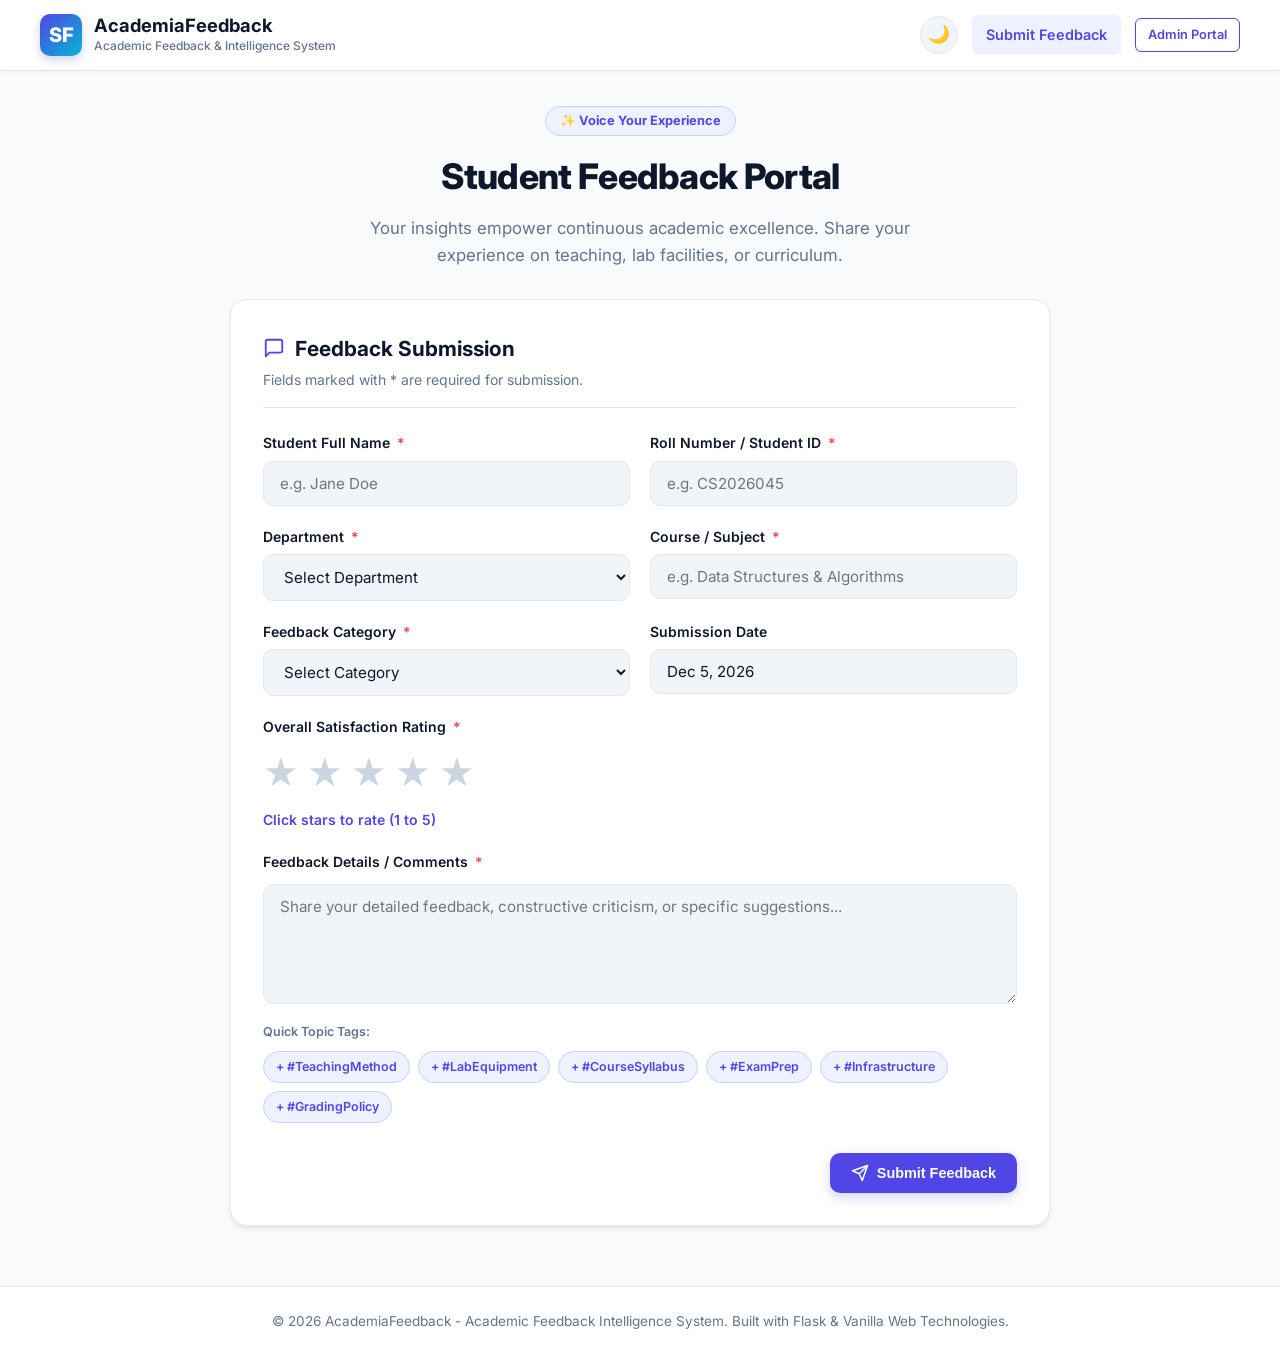
<file: public/index.html>
<!DOCTYPE html>
<html lang="en">
<head>
  <meta charset="UTF-8">
  <meta name="viewport" content="width=device-width, initial-scale=1.0">
  <title>Student Feedback Portal | Academic Intelligence System</title>
  <meta name="description" content="Submit your valuable feedback regarding teaching, course curriculum, and campus facilities with real-time sentiment analysis.">
  <link rel="stylesheet" href="css/styles.css">
</head>
<body>

  <!-- Navbar -->
  <nav class="navbar">
    <div class="container nav-container">
      <a href="index.html" class="brand">
        <div class="brand-logo">SF</div>
        <div class="brand-text">
          <h1>AcademiaFeedback</h1>
          <p>Academic Feedback & Intelligence System</p>
        </div>
      </a>
      <div class="nav-links">
        <!-- Theme Toggle Button -->
        <button id="themeToggleBtn" class="theme-toggle-btn" title="Toggle Dark/Light Mode" onclick="toggleTheme()">🌙</button>
        <a href="index.html" class="nav-link active">Submit Feedback</a>
        <a href="admin.html" class="btn btn-outline btn-sm">Admin Portal</a>
      </div>
    </div>
  </nav>

  <!-- Main Content -->
  <main class="main-content">
    <div class="container">
      
      <!-- Hero Section -->
      <section class="hero-section">
        <span class="hero-tag">✨ Voice Your Experience</span>
        <h1 class="hero-title">Student Feedback Portal</h1>
        <p class="hero-subtitle">
          Your insights empower continuous academic excellence. Share your experience on teaching, lab facilities, or curriculum.
        </p>
      </section>

      <!-- Feedback Form Card -->
      <div class="card" style="max-width: 820px; margin: 0 auto;">
        <div class="card-header">
          <h2 class="card-title">
            <svg width="22" height="22" viewBox="0 0 24 24" fill="none" stroke="currentColor" stroke-width="2" stroke-linecap="round" stroke-linejoin="round" style="color: var(--primary);"><path d="M21 15a2 2 0 0 1-2 2H7l-4 4V5a2 2 0 0 1 2-2h14a2 2 0 0 1 2 2z"></path></svg>
            Feedback Submission
          </h2>
          <p class="card-subtitle">Fields marked with <span class="required">*</span> are required for submission.</p>
        </div>

        <form id="feedbackForm" novalidate>
          <div class="form-grid">
            
            <!-- Student Name -->
            <div class="form-group" id="group-student_name">
              <label for="student_name" class="form-label">Student Full Name <span class="required">*</span></label>
              <input type="text" id="student_name" name="student_name" class="form-control" placeholder="e.g. Jane Doe" required>
              <span class="error-message">Please enter your full name.</span>
            </div>

            <!-- Roll Number -->
            <div class="form-group" id="group-roll_number">
              <label for="roll_number" class="form-label">Roll Number / Student ID <span class="required">*</span></label>
              <input type="text" id="roll_number" name="roll_number" class="form-control" placeholder="e.g. CS2026045" required>
              <span class="error-message">Please enter your roll number or student ID.</span>
            </div>

            <!-- Department -->
            <div class="form-group" id="group-department">
              <label for="department" class="form-label">Department <span class="required">*</span></label>
              <select id="department" name="department" class="form-control" required>
                <option value="" disabled selected>Select Department</option>
                <option value="Computer Science">Computer Science & Engineering</option>
                <option value="Electrical Engineering">Electrical & Electronics Engineering</option>
                <option value="Mechanical Engineering">Mechanical Engineering</option>
                <option value="Civil Engineering">Civil Engineering</option>
                <option value="Business Administration">Business Administration</option>
                <option value="Humanities & Sciences">Humanities & Basic Sciences</option>
                <option value="Other">Other Department</option>
              </select>
              <span class="error-message">Please select your department.</span>
            </div>

            <!-- Course / Subject -->
            <div class="form-group" id="group-course_name">
              <label for="course_name" class="form-label">Course / Subject <span class="required">*</span></label>
              <input type="text" id="course_name" name="course_name" class="form-control" placeholder="e.g. Data Structures & Algorithms" required>
              <span class="error-message">Please specify the course or subject name.</span>
            </div>

            <!-- Feedback Type -->
            <div class="form-group" id="group-feedback_type">
              <label for="feedback_type" class="form-label">Feedback Category <span class="required">*</span></label>
              <select id="feedback_type" name="feedback_type" class="form-control" required>
                <option value="" disabled selected>Select Category</option>
                <option value="Teaching">Teaching Quality & Methodology</option>
                <option value="Facilities">Campus & Lab Facilities</option>
                <option value="Curriculum">Curriculum & Course Content</option>
                <option value="Other">Other / General Remarks</option>
              </select>
              <span class="error-message">Please select a feedback category.</span>
            </div>

            <!-- Submission Date -->
            <div class="form-group">
              <label class="form-label">Submission Date</label>
              <input type="text" id="submission_date_display" class="form-control" readonly disabled style="background-color: var(--bg-surface); cursor: not-allowed;">
            </div>

            <!-- Rating (Interactive Star Rating) -->
            <div class="form-group full-width" id="group-rating">
              <label class="form-label">Overall Satisfaction Rating <span class="required">*</span></label>
              <div class="rating-container">
                <div class="star-rating" id="starRating">
                  <span class="star" data-value="1" title="1 Star - Poor">★</span>
                  <span class="star" data-value="2" title="2 Stars - Below Average">★</span>
                  <span class="star" data-value="3" title="3 Stars - Average">★</span>
                  <span class="star" data-value="4" title="4 Stars - Very Good">★</span>
                  <span class="star" data-value="5" title="5 Stars - Excellent">★</span>
                </div>
                <input type="hidden" id="rating" name="rating" value="">
                <div class="rating-text" id="ratingText">Click stars to rate (1 to 5)</div>
              </div>
              <span class="error-message" id="rating-error">Please select a rating between 1 and 5 stars.</span>
            </div>

            <!-- Feedback Message & Live Sentiment Preview -->
            <div class="form-group full-width" id="group-message">
              <div style="display: flex; justify-content: space-between; align-items: center; margin-bottom: 4px;">
                <label for="message" class="form-label" style="margin-bottom:0;">Feedback Details / Comments <span class="required">*</span></label>
                <div id="liveSentimentBadge" class="badge-sentiment badge-neutral" style="display: none;">
                  Sentiment: Neutral 😐
                </div>
              </div>

              <textarea id="message" name="message" class="form-control" placeholder="Share your detailed feedback, constructive criticism, or specific suggestions..." required></textarea>

              <!-- Quick Topic Hashtags -->
              <div style="margin-top: 8px;">
                <span style="font-size: 0.78rem; font-weight: 600; color: var(--text-muted);">Quick Topic Tags:</span>
                <div class="hashtag-container">
                  <span class="hashtag-pill" onclick="appendTag('#TeachingMethod')">+ #TeachingMethod</span>
                  <span class="hashtag-pill" onclick="appendTag('#LabEquipment')">+ #LabEquipment</span>
                  <span class="hashtag-pill" onclick="appendTag('#CourseSyllabus')">+ #CourseSyllabus</span>
                  <span class="hashtag-pill" onclick="appendTag('#ExamPrep')">+ #ExamPrep</span>
                  <span class="hashtag-pill" onclick="appendTag('#Infrastructure')">+ #Infrastructure</span>
                  <span class="hashtag-pill" onclick="appendTag('#GradingPolicy')">+ #GradingPolicy</span>
                </div>
              </div>

              <span class="error-message">Feedback comment must be at least 5 characters.</span>
            </div>

          </div>

          <div style="margin-top: 30px; display: flex; justify-content: flex-end;">
            <button type="submit" id="submitBtn" class="btn btn-primary" style="min-width: 180px;">
              <svg width="18" height="18" viewBox="0 0 24 24" fill="none" stroke="currentColor" stroke-width="2" stroke-linecap="round" stroke-linejoin="round"><line x1="22" y1="2" x2="11" y2="13"></line><polygon points="22 2 15 22 11 13 2 9 22 2"></polygon></svg>
              Submit Feedback
            </button>
          </div>
        </form>
      </div>
    </div>
  </main>

  <!-- Success Confirmation Modal -->
  <div class="modal-backdrop" id="successModal">
    <div class="modal-box">
      <div class="modal-header">
        <h3 class="modal-title" style="color: var(--success); display: flex; align-items: center; gap: 8px;">
          <svg width="24" height="24" viewBox="0 0 24 24" fill="none" stroke="currentColor" stroke-width="2.5" stroke-linecap="round" stroke-linejoin="round"><path d="M22 11.08V12a10 10 0 1 1-5.93-9.14"></path><polyline points="22 4 12 14.01 9 11.01"></polyline></svg>
          Feedback Received!
        </h3>
        <button class="modal-close" onclick="closeSuccessModal()">&times;</button>
      </div>
      <div class="modal-body">
        <p style="margin-bottom: 16px;">Thank you for taking the time to share your feedback. Your submission has been analyzed and successfully logged into our system.</p>
        
        <div style="background: var(--bg-surface); padding: 16px; border-radius: var(--radius-md); border: 1px solid var(--border-color); font-size: 0.9rem;">
          <div style="margin-bottom: 6px;"><strong>Student:</strong> <span id="summaryName"></span> (<span id="summaryRoll"></span>)</div>
          <div style="margin-bottom: 6px;"><strong>Department:</strong> <span id="summaryDept"></span></div>
          <div style="margin-bottom: 6px;"><strong>Category:</strong> <span id="summaryType"></span></div>
          <div style="margin-bottom: 6px;"><strong>Rating:</strong> <span id="summaryRating" style="color: var(--star-gold); font-weight: bold;"></span></div>
          <div><strong>Analyzed Sentiment:</strong> <span id="summarySentiment" class="badge-sentiment badge-positive"></span></div>
        </div>
      </div>
      <div class="modal-footer">
        <button type="button" class="btn btn-primary" onclick="closeSuccessModal()">Submit Another Feedback</button>
      </div>
    </div>
  </div>

  <!-- Toast Container -->
  <div class="toast-container" id="toastContainer"></div>

  <!-- Footer -->
  <footer class="footer">
    <div class="container">
      <p>&copy; 2026 AcademiaFeedback - Academic Feedback Intelligence System. Built with Flask & Vanilla Web Technologies.</p>
    </div>
  </footer>

  <script src="js/app.js"></script>
</body>
</html>
</file>
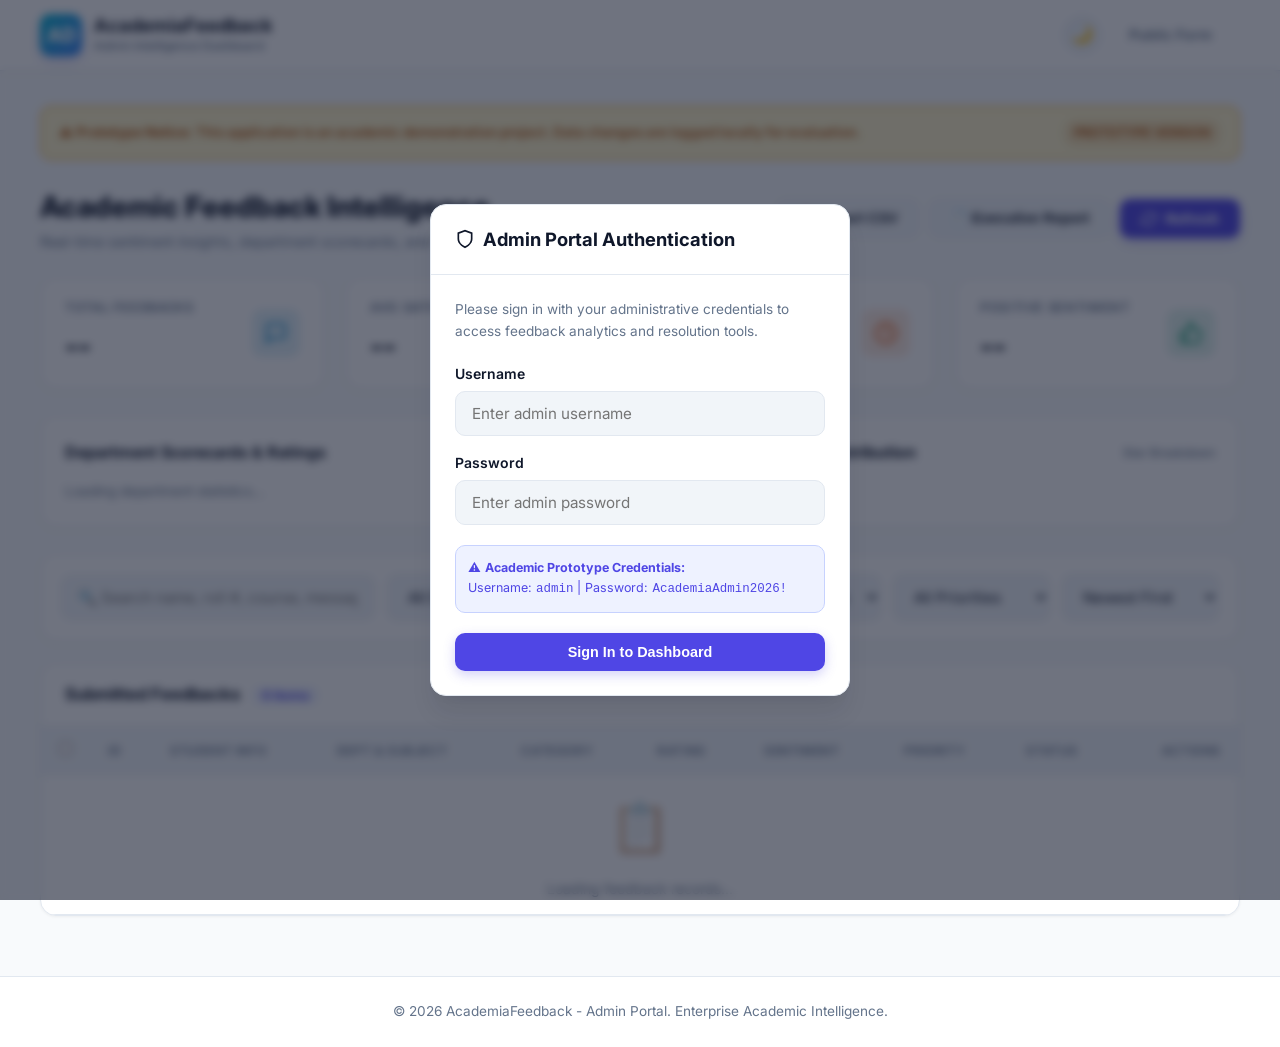
<file: public/admin.html>
<!DOCTYPE html>
<html lang="en">
<head>
  <meta charset="UTF-8">
  <meta name="viewport" content="width=device-width, initial-scale=1.0">
  <title>Admin Intelligence Dashboard | AcademiaFeedback</title>
  <meta name="description" content="Admin feedback intelligence dashboard with sentiment breakdown, rating charts, CSV export, and resolution tracking.">
  <link rel="stylesheet" href="css/styles.css">
</head>
<body>

  <!-- Admin Navbar -->
  <nav class="navbar">
    <div class="container nav-container">
      <a href="index.html" class="brand">
        <div class="brand-logo" style="background: linear-gradient(135deg, #06b6d4 0%, #3b82f6 100%);">AD</div>
        <div class="brand-text">
          <h1>AcademiaFeedback</h1>
          <p>Admin Intelligence Dashboard</p>
        </div>
      </a>
      <div class="nav-links">
        <button id="themeToggleBtn" class="theme-toggle-btn" title="Toggle Dark/Light Mode" onclick="toggleTheme()">🌙</button>
        <a href="index.html" class="nav-link">Public Form</a>
        <div id="authNavSection" style="display: flex; align-items: center; gap: 12px;"></div>
      </div>
    </div>
  </nav>

  <!-- Main Content -->
  <main class="main-content">
    <div class="container">
      
      <!-- Prototype System Notice Banner -->
      <div style="background: var(--warning-bg); border: 1px solid var(--warning); color: #b45309; padding: 12px 18px; border-radius: var(--radius-md); font-size: 0.85rem; font-weight: 600; margin-bottom: 24px; display: flex; align-items: center; justify-content: space-between; flex-wrap: wrap; gap: 8px;">
        <span>⚠️ <strong>Prototype Notice:</strong> This application is an academic demonstration project. Data changes are logged locally for evaluation.</span>
        <span style="font-size: 0.78rem; background: rgba(180, 83, 9, 0.12); padding: 4px 10px; border-radius: 12px; font-weight: 700;">PROTOTYPE VERSION</span>
      </div>

      <!-- Top Title & Action Bar -->
      <div style="display: flex; align-items: center; justify-content: space-between; margin-bottom: 24px; flex-wrap: wrap; gap: 16px;">
        <div>
          <h1 style="font-size: 1.8rem; font-weight: 800; color: var(--secondary);">Academic Feedback Intelligence</h1>
          <p style="color: var(--text-muted); font-size: 0.9rem;">Real-time sentiment insights, department scorecards, and resolution tracking.</p>
        </div>
        <div style="display: flex; gap: 10px; flex-wrap: wrap;">
          <button class="btn btn-secondary" onclick="exportCSV()">
            📥 Export CSV
          </button>
          <button class="btn btn-secondary" onclick="printExecutiveReport()">
            📄 Executive Report
          </button>
          <button id="refreshBtn" class="btn btn-primary" onclick="loadDashboardData()">
            <svg width="16" height="16" viewBox="0 0 24 24" fill="none" stroke="currentColor" stroke-width="2"><path d="M23 4v6h-6"></path><path d="M1 20v-6h6"></path><path d="M3.51 9a9 9 0 0 1 14.85-3.36L23 10M1 14l4.64 4.36A9 9 0 0 0 20.49 15"></path></svg>
            Refresh
          </button>
        </div>
      </div>

      <!-- Stat Overview Cards -->
      <div class="stats-grid">
        <div class="stat-card">
          <div class="stat-info">
            <h3>Total Feedbacks</h3>
            <div class="stat-value" id="statTotalCount">--</div>
          </div>
          <div class="stat-icon icon-blue">
            <svg width="24" height="24" viewBox="0 0 24 24" fill="none" stroke="currentColor" stroke-width="2"><path d="M21 15a2 2 0 0 1-2 2H7l-4 4V5a2 2 0 0 1 2-2h14a2 2 0 0 1 2 2z"></path></svg>
          </div>
        </div>

        <div class="stat-card">
          <div class="stat-info">
            <h3>Avg Satisfaction</h3>
            <div class="stat-value" id="statAvgRating">--</div>
          </div>
          <div class="stat-icon icon-gold">
            <svg width="24" height="24" viewBox="0 0 24 24" fill="currentColor" stroke="none"><polygon points="12 2 15.09 8.26 22 9.27 17 14.14 18.18 21.02 12 17.77 5.82 21.02 7 14.14 2 9.27 8.91 8.26 12 2"></polygon></svg>
          </div>
        </div>

        <div class="stat-card">
          <div class="stat-info">
            <h3>Pending Reviews</h3>
            <div class="stat-value" id="statPendingCount">--</div>
          </div>
          <div class="stat-icon icon-amber">
            <svg width="24" height="24" viewBox="0 0 24 24" fill="none" stroke="currentColor" stroke-width="2"><circle cx="12" cy="12" r="10"></circle><polyline points="12 6 12 12 16 14"></polyline></svg>
          </div>
        </div>

        <div class="stat-card">
          <div class="stat-info">
            <h3>Positive Sentiment</h3>
            <div class="stat-value" id="statPositivePct">--</div>
          </div>
          <div class="stat-icon icon-green">
            <svg width="24" height="24" viewBox="0 0 24 24" fill="none" stroke="currentColor" stroke-width="2"><path d="M14 9V5a3 3 0 0 0-3-3l-4 9v11h11.28a2 2 0 0 0 2-1.7l1.38-9a2 2 0 0 0-2-2.3zM7 22H4a2 2 0 0 1-2-2v-7a2 2 0 0 1 2-2h3"></path></svg>
          </div>
        </div>
      </div>

      <!-- Visual Analytics & Charts -->
      <div class="analytics-grid">
        <!-- Department Scorecards & Volume -->
        <div class="analytics-card">
          <div class="analytics-title">
            <span>Department Scorecards & Ratings</span>
            <span style="font-size: 0.75rem; color: var(--text-muted); font-weight: 500;">Scale 1-5 Stars</span>
          </div>
          <div class="progress-list" id="departmentStatsContainer">
            <p style="color: var(--text-muted); font-size: 0.85rem;">Loading department statistics...</p>
          </div>
        </div>

        <!-- Rating Breakdown Bar Chart -->
        <div class="analytics-card">
          <div class="analytics-title">
            <span>Satisfaction Rating Distribution</span>
            <span style="font-size: 0.75rem; color: var(--text-muted); font-weight: 500;">Star Breakdown</span>
          </div>
          <div class="chart-bar-container" id="ratingChartContainer">
            <p style="color: var(--text-muted); font-size: 0.85rem;">Loading rating chart...</p>
          </div>
        </div>
      </div>

      <!-- Search & Filters Bar -->
      <div class="filter-card">
        <div class="filter-grid">
          
          <!-- Search input -->
          <div>
            <input type="text" id="searchInput" class="form-control" placeholder="🔍 Search name, roll #, course, message..." oninput="debounceSearch()">
          </div>

          <!-- Department filter -->
          <div>
            <select id="filterDept" class="form-control" onchange="applyFilters()">
              <option value="all">All Departments</option>
              <option value="Computer Science">Computer Science</option>
              <option value="Electrical Engineering">Electrical Engineering</option>
              <option value="Mechanical Engineering">Mechanical Engineering</option>
              <option value="Civil Engineering">Civil Engineering</option>
              <option value="Business Administration">Business Administration</option>
              <option value="Humanities & Sciences">Humanities & Sciences</option>
              <option value="Other">Other</option>
            </select>
          </div>

          <!-- Category filter -->
          <div>
            <select id="filterType" class="form-control" onchange="applyFilters()">
              <option value="all">All Categories</option>
              <option value="Teaching">Teaching Quality</option>
              <option value="Facilities">Campus Facilities</option>
              <option value="Curriculum">Curriculum</option>
              <option value="Other">Other</option>
            </select>
          </div>

          <!-- Sentiment filter -->
          <div>
            <select id="filterSentiment" class="form-control" onchange="applyFilters()">
              <option value="all">All Sentiments</option>
              <option value="Positive">Positive 😄</option>
              <option value="Neutral">Neutral 😐</option>
              <option value="Negative">Negative 🙁</option>
            </select>
          </div>

          <!-- Priority filter -->
          <div>
            <select id="filterPriority" class="form-control" onchange="applyFilters()">
              <option value="all">All Priorities</option>
              <option value="High">High Priority 🚨</option>
              <option value="Medium">Medium Priority ⚠️</option>
              <option value="Low">Low Priority ℹ️</option>
            </select>
          </div>

          <!-- Sort selector -->
          <div>
            <select id="sortBy" class="form-control" onchange="applyFilters()" style="min-width: 140px;">
              <option value="created_at_desc">Newest First</option>
              <option value="created_at_asc">Oldest First</option>
              <option value="rating_desc">Highest Rating</option>
              <option value="rating_asc">Lowest Rating</option>
              <option value="priority_desc">Priority (High to Low)</option>
              <option value="student_name_asc">Student Name (A-Z)</option>
            </select>
          </div>

        </div>
      </div>

      <!-- Bulk Actions Bar (Shown when checkboxes selected) -->
      <div id="bulkBar" class="bulk-bar" style="display: none;">
        <div style="font-weight: 600; font-size: 0.9rem; color: var(--primary);">
          <span id="selectedCount">0</span> items selected
        </div>
        <div style="display: flex; gap: 10px;">
          <button class="btn btn-secondary btn-sm" onclick="executeBulkAction('mark_reviewed')">Mark Selected Reviewed</button>
          <button class="btn btn-secondary btn-sm" onclick="executeBulkAction('mark_pending')">Mark Selected Pending</button>
          <button class="btn btn-danger btn-sm" onclick="executeBulkAction('delete')">Delete Selected</button>
        </div>
      </div>

      <!-- Feedback Data Table Card -->
      <div class="table-card">
        <div class="table-header-bar">
          <div style="font-weight: 700; color: var(--secondary); font-size: 1.05rem;">
            Submitted Feedbacks <span id="tableCountBadge" style="font-size: 0.8rem; background: var(--primary-light); color: var(--primary); padding: 2px 10px; border-radius: 12px; margin-left: 8px;">0 items</span>
          </div>
        </div>

        <div class="table-responsive">
          <table class="data-table">
            <thead>
              <tr>
                <th style="width: 40px; text-align: center;">
                  <input type="checkbox" id="selectAllCheckbox" onchange="toggleSelectAll(this)">
                </th>
                <th>ID</th>
                <th>Student Info</th>
                <th>Dept & Subject</th>
                <th>Category</th>
                <th>Rating</th>
                <th>Sentiment</th>
                <th>Priority</th>
                <th>Status</th>
                <th style="text-align: right;">Actions</th>
              </tr>
            </thead>
            <tbody id="feedbackTableBody">
              <tr>
                <td colspan="10" class="empty-state">
                  <div class="empty-state-icon">📋</div>
                  <p>Loading feedback records...</p>
                </td>
              </tr>
            </tbody>
          </table>
        </div>
      </div>

    </div>
  </main>

  <!-- Login Modal -->
  <div class="modal-backdrop" id="loginModal">
    <div class="modal-box" style="max-width: 420px;">
      <div class="modal-header">
        <h3 class="modal-title" style="display: flex; align-items: center; gap: 8px;">
          <svg width="20" height="22" viewBox="0 0 24 24" fill="none" stroke="currentColor" stroke-width="2"><path d="M12 22s8-4 8-10V5l-8-3-8 3v7c0 6 8 10 8 10z"></path></svg>
          Admin Portal Authentication
        </h3>
      </div>
      <div class="modal-body">
        <p style="font-size: 0.85rem; color: var(--text-muted); margin-bottom: 20px;">
          Please sign in with your administrative credentials to access feedback analytics and resolution tools.
        </p>

        <form id="loginForm" novalidate>
          <div class="form-group" style="margin-bottom: 16px;">
            <label for="admin_username" class="form-label">Username</label>
            <input type="text" id="admin_username" class="form-control" placeholder="Enter admin username" required>
          </div>

          <div class="form-group" style="margin-bottom: 20px;">
            <label for="admin_password" class="form-label">Password</label>
            <input type="password" id="admin_password" class="form-control" placeholder="Enter admin password" required>
          </div>

          <div style="background: var(--primary-light); padding: 12px; border-radius: var(--radius-md); font-size: 0.78rem; color: var(--primary); margin-bottom: 20px; border: 1px solid var(--primary-border);">
            ⚠️ <strong>Academic Prototype Credentials:</strong><br>
            Username: <code>admin</code> | Password: <code>AcademiaAdmin2026!</code>
          </div>

          <button type="submit" id="loginSubmitBtn" class="btn btn-primary" style="width: 100%;">
            Sign In to Dashboard
          </button>
        </form>
      </div>
    </div>
  </div>

  <!-- Feedback Detail & Resolution Modal -->
  <div class="modal-backdrop" id="detailModal">
    <div class="modal-box" style="max-width: 620px;">
      <div class="modal-header">
        <h3 class="modal-title">Feedback Details & Action Log</h3>
        <button class="modal-close" onclick="closeDetailModal()">&times;</button>
      </div>
      <div class="modal-body" id="detailModalBody"></div>
      <div class="modal-footer" id="detailModalFooter"></div>
    </div>
  </div>

  <!-- Toast Container -->
  <div class="toast-container" id="toastContainer"></div>

  <!-- Footer -->
  <footer class="footer">
    <div class="container">
      <p>&copy; 2026 AcademiaFeedback - Admin Portal. Enterprise Academic Intelligence.</p>
    </div>
  </footer>

  <script src="js/admin.js"></script>
</body>
</html>
</file>
<file: public/css/styles.css>
/* ==========================================================================
   Student Feedback Management System - Enterprise Stylesheet
   ========================================================================== */

@import url('https://fonts.googleapis.com/css2?family=Inter:wght@300;400;500;600;700;800&display=swap');

:root {
  --primary: #4f46e5;
  --primary-hover: #4338ca;
  --primary-light: #eef2ff;
  --primary-border: #c7d2fe;
  
  --secondary: #0f172a;
  --accent: #06b6d4;
  --accent-light: #ecfeff;

  --bg-main: #f8fafc;
  --bg-card: #ffffff;
  --bg-surface: #f1f5f9;

  --text-main: #0f172a;
  --text-muted: #64748b;
  --text-inverse: #ffffff;

  --border-color: #e2e8f0;
  --border-focus: #818cf8;

  --star-gold: #f59e0b;
  --star-inactive: #cbd5e1;

  --success: #10b981;
  --success-bg: #d1fae5;
  --warning: #f59e0b;
  --warning-bg: #fef3c7;
  --danger: #ef4444;
  --danger-bg: #fee2e2;
  --info: #3b82f6;

  --radius-sm: 6px;
  --radius-md: 10px;
  --radius-lg: 16px;
  --radius-xl: 24px;

  --shadow-sm: 0 1px 3px rgba(0,0,0,0.05);
  --shadow-md: 0 4px 6px -1px rgba(15, 23, 42, 0.08), 0 2px 4px -2px rgba(15, 23, 42, 0.04);
  --shadow-lg: 0 10px 25px -5px rgba(15, 23, 42, 0.1), 0 8px 10px -6px rgba(15, 23, 42, 0.04);
  --shadow-xl: 0 20px 25px -5px rgba(15, 23, 42, 0.1), 0 8px 10px -6px rgba(15, 23, 42, 0.04);

  --transition-fast: 0.15s ease;
  --transition-normal: 0.25s ease;
}

/* Dark Mode Theme Variables */
body.dark-theme {
  --primary: #6366f1;
  --primary-hover: #4f46e5;
  --primary-light: rgba(99, 102, 241, 0.15);
  --primary-border: #4338ca;

  --secondary: #f8fafc;
  --accent: #22d3ee;

  --bg-main: #0b0f19;
  --bg-card: #1e293b;
  --bg-surface: #0f172a;

  --text-main: #f1f5f9;
  --text-muted: #94a3b8;

  --border-color: #334155;
  --border-focus: #6366f1;

  --star-inactive: #475569;

  --shadow-sm: 0 1px 3px rgba(0,0,0,0.4);
  --shadow-md: 0 4px 6px -1px rgba(0, 0, 0, 0.5);
  --shadow-lg: 0 10px 25px -5px rgba(0, 0, 0, 0.6);
}

* {
  box-sizing: border-box;
  margin: 0;
  padding: 0;
}

body {
  font-family: 'Inter', system-ui, -apple-system, BlinkMacSystemFont, 'Segoe UI', Roboto, sans-serif;
  background-color: var(--bg-main);
  color: var(--text-main);
  line-height: 1.6;
  min-height: 100vh;
  display: flex;
  flex-direction: column;
  -webkit-font-smoothing: antialiased;
  transition: background-color var(--transition-normal), color var(--transition-normal);
}

/* Container & Layout */
.container {
  width: 100%;
  max-width: 1240px;
  margin: 0 auto;
  padding: 0 20px;
}

.main-content {
  flex: 1;
  padding: 35px 0 60px;
}

/* Header & Navbar */
.navbar {
  background: var(--bg-card);
  border-bottom: 1px solid var(--border-color);
  position: sticky;
  top: 0;
  z-index: 100;
  box-shadow: var(--shadow-sm);
  transition: background-color var(--transition-normal), border-color var(--transition-normal);
}

.nav-container {
  display: flex;
  align-items: center;
  justify-content: space-between;
  height: 70px;
}

.brand {
  display: flex;
  align-items: center;
  gap: 12px;
  text-decoration: none;
  color: var(--text-main);
}

.brand-logo {
  width: 42px;
  height: 42px;
  background: linear-gradient(135deg, var(--primary) 0%, var(--accent) 100%);
  color: white;
  border-radius: var(--radius-md);
  display: flex;
  align-items: center;
  justify-content: center;
  font-weight: 800;
  font-size: 1.25rem;
  box-shadow: 0 4px 10px rgba(79, 70, 229, 0.25);
}

.brand-text h1 {
  font-size: 1.15rem;
  font-weight: 700;
  line-height: 1.2;
  color: var(--secondary);
}

.brand-text p {
  font-size: 0.75rem;
  color: var(--text-muted);
  font-weight: 500;
}

.nav-links {
  display: flex;
  align-items: center;
  gap: 14px;
}

.nav-link {
  text-decoration: none;
  font-size: 0.9rem;
  font-weight: 600;
  color: var(--text-muted);
  padding: 8px 14px;
  border-radius: var(--radius-sm);
  transition: all var(--transition-fast);
}

.nav-link:hover {
  color: var(--primary);
  background-color: var(--primary-light);
}

.nav-link.active {
  color: var(--primary);
  background-color: var(--primary-light);
}

/* Theme Switcher Toggle */
.theme-toggle-btn {
  background: var(--bg-surface);
  border: 1px solid var(--border-color);
  color: var(--text-main);
  width: 38px;
  height: 38px;
  border-radius: 50%;
  display: inline-flex;
  align-items: center;
  justify-content: center;
  cursor: pointer;
  font-size: 1.1rem;
  transition: all var(--transition-fast);
}

.theme-toggle-btn:hover {
  background: var(--border-color);
  transform: scale(1.05);
}

.btn {
  display: inline-flex;
  align-items: center;
  justify-content: center;
  gap: 8px;
  padding: 10px 20px;
  font-size: 0.9rem;
  font-weight: 600;
  border-radius: var(--radius-md);
  border: 1px solid transparent;
  cursor: pointer;
  transition: all var(--transition-normal);
  text-decoration: none;
  outline: none;
}

.btn-primary {
  background-color: var(--primary);
  color: white;
  box-shadow: 0 4px 12px rgba(79, 70, 229, 0.25);
}

.btn-primary:hover {
  background-color: var(--primary-hover);
  transform: translateY(-1px);
  box-shadow: 0 6px 16px rgba(79, 70, 229, 0.35);
}

.btn-secondary {
  background-color: var(--bg-surface);
  color: var(--text-main);
  border-color: var(--border-color);
}

.btn-secondary:hover {
  background-color: var(--border-color);
  color: var(--secondary);
}

.btn-outline {
  background-color: transparent;
  border-color: var(--primary);
  color: var(--primary);
}

.btn-outline:hover {
  background-color: var(--primary-light);
}

.btn-danger {
  background-color: var(--danger);
  color: white;
}

.btn-danger:hover {
  background-color: #dc2626;
}

.btn-success {
  background-color: var(--success);
  color: white;
}

.btn-sm {
  padding: 6px 12px;
  font-size: 0.8rem;
  border-radius: var(--radius-sm);
}

/* Hero Section */
.hero-section {
  text-align: center;
  margin-bottom: 30px;
}

.hero-tag {
  display: inline-block;
  padding: 4px 14px;
  background-color: var(--primary-light);
  color: var(--primary);
  font-size: 0.8rem;
  font-weight: 700;
  border-radius: 20px;
  margin-bottom: 12px;
  border: 1px solid var(--primary-border);
}

.hero-title {
  font-size: 2.2rem;
  font-weight: 800;
  color: var(--secondary);
  letter-spacing: -0.02em;
  margin-bottom: 10px;
}

.hero-subtitle {
  font-size: 1.05rem;
  color: var(--text-muted);
  max-width: 620px;
  margin: 0 auto;
}

/* Card Component */
.card {
  background: var(--bg-card);
  border: 1px solid var(--border-color);
  border-radius: var(--radius-lg);
  box-shadow: var(--shadow-md);
  padding: 32px;
  transition: box-shadow var(--transition-normal), background-color var(--transition-normal);
}

.card:hover {
  box-shadow: var(--shadow-lg);
}

.card-header {
  margin-bottom: 24px;
  padding-bottom: 16px;
  border-bottom: 1px solid var(--border-color);
}

.card-title {
  font-size: 1.3rem;
  font-weight: 700;
  color: var(--secondary);
  display: flex;
  align-items: center;
  gap: 10px;
}

.card-subtitle {
  font-size: 0.875rem;
  color: var(--text-muted);
  margin-top: 4px;
}

/* Form Controls */
.form-grid {
  display: grid;
  grid-template-columns: repeat(2, 1fr);
  gap: 20px;
}

.form-group {
  display: flex;
  flex-direction: column;
  gap: 6px;
}

.form-group.full-width {
  grid-column: span 2;
}

.form-label {
  font-size: 0.875rem;
  font-weight: 600;
  color: var(--secondary);
}

.form-label .required {
  color: var(--danger);
  margin-left: 3px;
}

.form-control {
  width: 100%;
  padding: 12px 16px;
  font-size: 0.95rem;
  font-family: inherit;
  color: var(--text-main);
  background-color: var(--bg-surface);
  border: 1.5px solid var(--border-color);
  border-radius: var(--radius-md);
  outline: none;
  transition: border-color var(--transition-fast), box-shadow var(--transition-fast);
}

.form-control:focus {
  border-color: var(--primary);
  box-shadow: 0 0 0 3px rgba(79, 70, 229, 0.2);
  background-color: var(--bg-card);
}

textarea.form-control {
  resize: vertical;
  min-height: 120px;
}

.error-message {
  font-size: 0.8rem;
  color: var(--danger);
  font-weight: 500;
  display: none;
}

.form-group.has-error .form-control {
  border-color: var(--danger);
}

.form-group.has-error .error-message {
  display: block;
}

/* Quick Hashtag Topic Pills */
.hashtag-container {
  display: flex;
  flex-wrap: wrap;
  gap: 8px;
  margin-top: 8px;
}

.hashtag-pill {
  padding: 5px 12px;
  background-color: var(--primary-light);
  color: var(--primary);
  border: 1px solid var(--primary-border);
  border-radius: 16px;
  font-size: 0.78rem;
  font-weight: 600;
  cursor: pointer;
  transition: all var(--transition-fast);
  user-select: none;
}

.hashtag-pill:hover {
  background-color: var(--primary);
  color: white;
}

/* Interactive 5-Star Rating Component */
.rating-container {
  display: flex;
  flex-direction: column;
  gap: 8px;
}

.star-rating {
  display: flex;
  align-items: center;
  gap: 8px;
  user-select: none;
}

.star {
  font-size: 2.2rem;
  color: var(--star-inactive);
  cursor: pointer;
  transition: color var(--transition-fast), transform var(--transition-fast);
}

.star:hover,
.star.hovered {
  color: #fbbf24;
  transform: scale(1.2);
}

.star.active {
  color: var(--star-gold);
}

.rating-text {
  font-size: 0.875rem;
  font-weight: 600;
  color: var(--primary);
  min-height: 20px;
}

/* Sentiment & Priority Badges */
.badge-sentiment {
  display: inline-flex;
  align-items: center;
  gap: 4px;
  padding: 3px 8px;
  border-radius: 12px;
  font-size: 0.75rem;
  font-weight: 700;
}

.badge-positive { background-color: var(--success-bg); color: #047857; }
.badge-neutral { background-color: var(--bg-surface); color: var(--text-muted); border: 1px solid var(--border-color); }
.badge-negative { background-color: var(--danger-bg); color: #b91c1c; }

.priority-flag {
  display: inline-flex;
  align-items: center;
  gap: 4px;
  padding: 3px 8px;
  border-radius: 12px;
  font-size: 0.75rem;
  font-weight: 700;
}

.priority-high { background-color: #fee2e2; color: #dc2626; border: 1px solid #fca5a5; }
.priority-medium { background-color: #fef3c7; color: #d97706; border: 1px solid #fcd34d; }
.priority-low { background-color: #e0f2fe; color: #0284c7; border: 1px solid #bae6fd; }

/* Department Grade Badges */
.grade-badge {
  display: inline-block;
  padding: 2px 8px;
  border-radius: 6px;
  font-size: 0.75rem;
  font-weight: 800;
  letter-spacing: 0.05em;
}

.grade-badge-aplus { background: #d1fae5; color: #047857; }
.grade-badge-a { background: #e0f2fe; color: #0369a1; }
.grade-badge-b { background: #fef3c7; color: #b45309; }
.grade-badge-c { background: #fee2e2; color: #b91c1c; }

/* Stat Cards for Dashboard */
.stats-grid {
  display: grid;
  grid-template-columns: repeat(4, 1fr);
  gap: 20px;
  margin-bottom: 25px;
}

.stat-card {
  background: var(--bg-card);
  border: 1px solid var(--border-color);
  border-radius: var(--radius-lg);
  padding: 20px 24px;
  box-shadow: var(--shadow-sm);
  display: flex;
  align-items: center;
  justify-content: space-between;
  transition: transform var(--transition-fast), box-shadow var(--transition-fast);
}

.stat-card:hover {
  transform: translateY(-2px);
  box-shadow: var(--shadow-md);
}

.stat-info h3 {
  font-size: 0.8rem;
  font-weight: 600;
  text-transform: uppercase;
  letter-spacing: 0.05em;
  color: var(--text-muted);
  margin-bottom: 4px;
}

.stat-value {
  font-size: 1.8rem;
  font-weight: 800;
  color: var(--secondary);
}

.stat-icon {
  width: 48px;
  height: 48px;
  border-radius: var(--radius-md);
  display: flex;
  align-items: center;
  justify-content: center;
  font-size: 1.5rem;
}

.icon-blue { background: rgba(2, 132, 199, 0.12); color: #0284c7; }
.icon-gold { background: rgba(217, 119, 6, 0.12); color: #d97706; }
.icon-green { background: rgba(5, 150, 105, 0.12); color: #059669; }
.icon-amber { background: rgba(234, 88, 12, 0.12); color: #ea580c; }

/* Dashboard Visual Analytics Section */
.analytics-grid {
  display: grid;
  grid-template-columns: repeat(2, 1fr);
  gap: 20px;
  margin-bottom: 25px;
}

.analytics-card {
  background: var(--bg-card);
  border: 1px solid var(--border-color);
  border-radius: var(--radius-lg);
  padding: 24px;
  box-shadow: var(--shadow-sm);
}

.analytics-title {
  font-size: 1rem;
  font-weight: 700;
  color: var(--secondary);
  margin-bottom: 16px;
  display: flex;
  align-items: center;
  justify-content: space-between;
}

.progress-list {
  display: flex;
  flex-direction: column;
  gap: 14px;
}

.progress-item-label {
  display: flex;
  justify-content: space-between;
  font-size: 0.85rem;
  font-weight: 600;
  margin-bottom: 4px;
}

.progress-bar-bg {
  height: 8px;
  background-color: var(--bg-surface);
  border-radius: 4px;
  overflow: hidden;
}

.progress-bar-fill {
  height: 100%;
  border-radius: 4px;
  background: linear-gradient(90deg, var(--primary) 0%, var(--accent) 100%);
  transition: width 0.5s ease-out;
}

/* Rating Distribution Bar Chart */
.chart-bar-container {
  display: flex;
  flex-direction: column;
  gap: 8px;
}

.chart-bar-row {
  display: flex;
  align-items: center;
  gap: 10px;
  font-size: 0.85rem;
  font-weight: 600;
}

.chart-star-label {
  width: 60px;
  color: var(--text-muted);
}

.chart-bar-outer {
  flex: 1;
  height: 12px;
  background: var(--bg-surface);
  border-radius: 6px;
  overflow: hidden;
}

.chart-bar-inner {
  height: 100%;
  background: var(--star-gold);
  border-radius: 6px;
  transition: width 0.5s ease-out;
}

/* Dashboard Filter Bar */
.filter-card {
  background: var(--bg-card);
  border: 1px solid var(--border-color);
  border-radius: var(--radius-lg);
  padding: 20px;
  box-shadow: var(--shadow-sm);
  margin-bottom: 20px;
}

.filter-grid {
  display: grid;
  grid-template-columns: 2fr repeat(5, 1fr);
  gap: 12px;
  align-items: center;
}

/* Bulk Action Bar */
.bulk-bar {
  background: var(--primary-light);
  border: 1px solid var(--primary-border);
  padding: 12px 20px;
  border-radius: var(--radius-md);
  display: flex;
  align-items: center;
  justify-content: space-between;
  margin-bottom: 16px;
}

/* Responsive Table */
.table-card {
  background: var(--bg-card);
  border: 1px solid var(--border-color);
  border-radius: var(--radius-lg);
  box-shadow: var(--shadow-sm);
  overflow: hidden;
}

.table-header-bar {
  padding: 18px 24px;
  border-bottom: 1px solid var(--border-color);
  display: flex;
  align-items: center;
  justify-content: space-between;
}

.table-responsive {
  width: 100%;
  overflow-x: auto;
}

.data-table {
  width: 100%;
  border-collapse: collapse;
  text-align: left;
  font-size: 0.875rem;
}

.data-table th {
  background-color: var(--bg-surface);
  color: var(--text-muted);
  font-weight: 600;
  text-transform: uppercase;
  font-size: 0.75rem;
  letter-spacing: 0.05em;
  padding: 14px 18px;
  border-bottom: 1px solid var(--border-color);
  white-space: nowrap;
}

.data-table td {
  padding: 14px 18px;
  border-bottom: 1px solid var(--border-color);
  vertical-align: middle;
}

.data-table tbody tr {
  transition: background-color var(--transition-fast);
}

.data-table tbody tr:hover {
  background-color: var(--bg-surface);
}

/* Status Badges */
.status-badge {
  display: inline-flex;
  align-items: center;
  gap: 6px;
  padding: 4px 10px;
  font-size: 0.75rem;
  font-weight: 600;
  border-radius: 12px;
}

.status-badge.reviewed {
  background-color: var(--success-bg);
  color: #047857;
}

.status-badge.pending {
  background-color: var(--warning-bg);
  color: #b45309;
}

.status-dot {
  width: 6px;
  height: 6px;
  border-radius: 50%;
}

.status-badge.reviewed .status-dot { background-color: #059669; }
.status-badge.pending .status-dot { background-color: #d97706; }

.table-stars {
  color: var(--star-gold);
  letter-spacing: 1px;
  font-weight: bold;
}

.table-stars .inactive-star {
  color: var(--star-inactive);
}

/* Modal Dialog */
.modal-backdrop {
  position: fixed;
  top: 0;
  left: 0;
  right: 0;
  bottom: 0;
  background-color: rgba(15, 23, 42, 0.6);
  backdrop-filter: blur(4px);
  z-index: 1000;
  display: flex;
  align-items: center;
  justify-content: center;
  opacity: 0;
  visibility: hidden;
  transition: all var(--transition-normal);
}

.modal-backdrop.show {
  opacity: 1;
  visibility: visible;
}

.modal-box {
  background: var(--bg-card);
  border-radius: var(--radius-lg);
  width: 90%;
  max-width: 540px;
  box-shadow: var(--shadow-xl);
  transform: translateY(20px);
  transition: transform var(--transition-normal), background-color var(--transition-normal);
  overflow: hidden;
  border: 1px solid var(--border-color);
}

.modal-backdrop.show .modal-box {
  transform: translateY(0);
}

.modal-header {
  padding: 20px 24px;
  border-bottom: 1px solid var(--border-color);
  display: flex;
  align-items: center;
  justify-content: space-between;
}

.modal-title {
  font-size: 1.15rem;
  font-weight: 700;
  color: var(--secondary);
}

.modal-close {
  background: none;
  border: none;
  font-size: 1.5rem;
  color: var(--text-muted);
  cursor: pointer;
  line-height: 1;
  padding: 0 4px;
}

.modal-close:hover {
  color: var(--text-main);
}

.modal-body {
  padding: 24px;
}

.modal-footer {
  padding: 16px 24px;
  background-color: var(--bg-surface);
  border-top: 1px solid var(--border-color);
  display: flex;
  justify-content: flex-end;
  gap: 12px;
}

/* Toast Notifications */
.toast-container {
  position: fixed;
  bottom: 24px;
  right: 24px;
  z-index: 2000;
  display: flex;
  flex-direction: column;
  gap: 10px;
  pointer-events: none;
}

.toast {
  pointer-events: auto;
  min-width: 300px;
  max-width: 420px;
  padding: 14px 18px;
  background: var(--secondary);
  color: white;
  border-radius: var(--radius-md);
  box-shadow: var(--shadow-lg);
  font-size: 0.875rem;
  font-weight: 500;
  display: flex;
  align-items: center;
  justify-content: space-between;
  gap: 12px;
  animation: slideIn 0.3s ease forwards;
}

.toast.toast-success {
  background-color: #065f46;
  border-left: 4px solid var(--success);
}

.toast.toast-error {
  background-color: #991b1b;
  border-left: 4px solid var(--danger);
}

@keyframes slideIn {
  from {
    transform: translateX(100%);
    opacity: 0;
  }
  to {
    transform: translateX(0);
    opacity: 1;
  }
}

/* Empty State */
.empty-state {
  padding: 48px 24px;
  text-align: center;
  color: var(--text-muted);
}

.empty-state-icon {
  font-size: 3rem;
  margin-bottom: 12px;
  opacity: 0.6;
}

/* Footer */
.footer {
  background: var(--bg-card);
  border-top: 1px solid var(--border-color);
  padding: 24px 0;
  margin-top: auto;
  text-align: center;
  font-size: 0.85rem;
  color: var(--text-muted);
}

/* Print Layout Media Query */
@media print {
  body {
    background: white !important;
    color: black !important;
  }
  .navbar, .footer, .filter-card, .bulk-bar, #refreshBtn, .nav-links, .table-header-bar button {
    display: none !important;
  }
  .card, .stat-card, .analytics-card, .table-card {
    box-shadow: none !important;
    border: 1px solid #ccc !important;
  }
}

/* Responsive Media Queries */
@media (max-width: 1024px) {
  .stats-grid {
    grid-template-columns: repeat(2, 1fr);
  }
  .filter-grid {
    grid-template-columns: 1fr 1fr;
  }
}

@media (max-width: 768px) {
  .form-grid {
    grid-template-columns: 1fr;
  }
  .form-group.full-width {
    grid-column: span 1;
  }
  .stats-grid {
    grid-template-columns: 1fr;
  }
  .analytics-grid {
    grid-template-columns: 1fr;
  }
  .filter-grid {
    grid-template-columns: 1fr;
  }
  .hero-title {
    font-size: 1.75rem;
  }
  .card {
    padding: 20px;
  }
}
</file>
